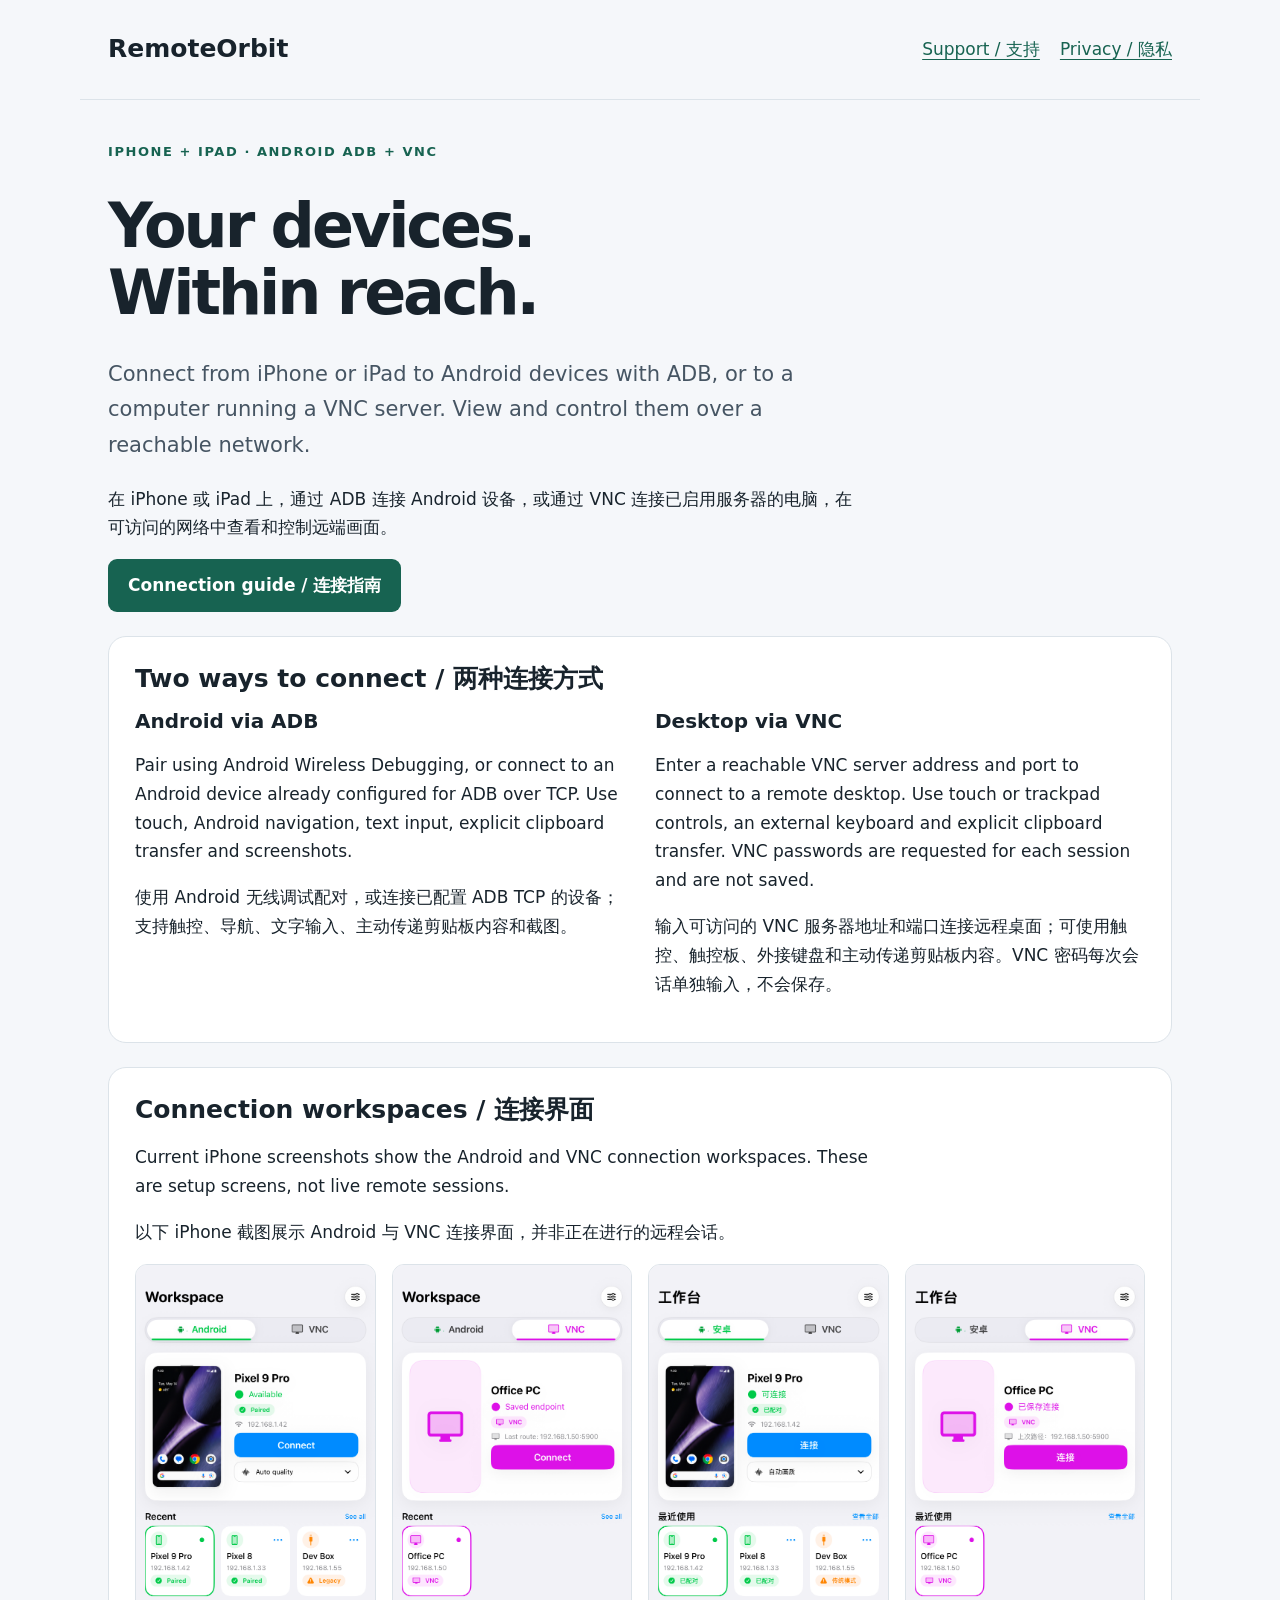
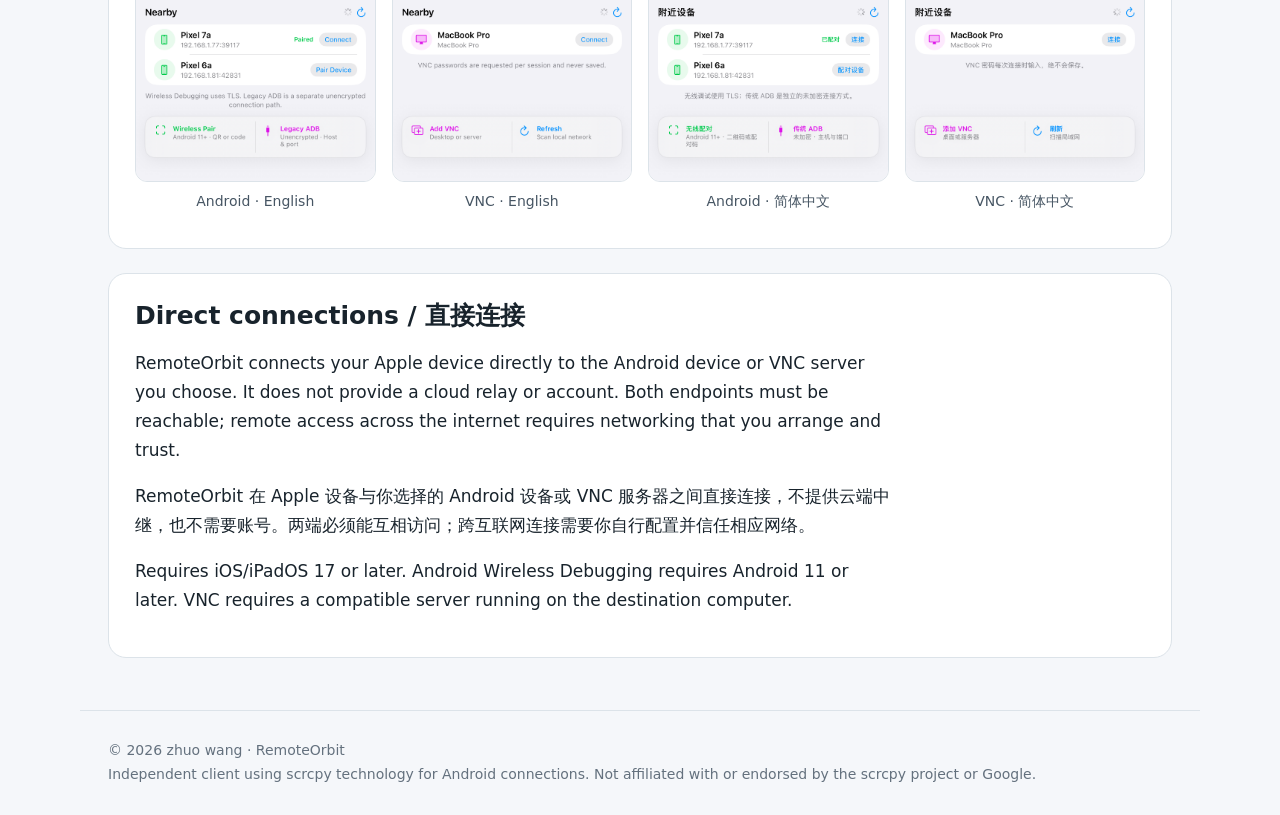
<file: index.html>
<!doctype html>
<html lang="en">
<head>
  <meta charset="utf-8"><meta name="viewport" content="width=device-width,initial-scale=1">
  <meta name="description" content="RemoteOrbit connects iPhone and iPad to Android devices with ADB and remote desktops with VNC. Explore screenshots, setup guides and privacy information.">
  <meta property="og:title" content="RemoteOrbit — ADB & VNC Remote Control">
  <meta property="og:description" content="Connect to Android and VNC desktops from iPhone or iPad.">
  <title>RemoteOrbit — ADB & VNC Remote Control</title><link rel="stylesheet" href="style.css">
</head>
<body>
<header><a class="brand" href="index.html">RemoteOrbit</a><nav aria-label="Main navigation"><a href="support.html">Support / 支持</a><a href="privacy.html">Privacy / 隐私</a></nav></header>
<main>
  <p class="eyebrow">IPHONE + IPAD · ANDROID ADB + VNC</p>
  <h1>Your devices.<br>Within reach.</h1>
  <p class="lead">Connect from iPhone or iPad to Android devices with ADB, or to a computer running a VNC server. View and control them over a reachable network.</p>
  <p lang="zh-Hans">在 iPhone 或 iPad 上，通过 ADB 连接 Android 设备，或通过 VNC 连接已启用服务器的电脑，在可访问的网络中查看和控制远端画面。</p>
  <p><a class="button" href="support.html">Connection guide / 连接指南</a></p>
  <section><h2>Two ways to connect / 两种连接方式</h2><div class="feature-grid">
    <div><h3>Android via ADB</h3><p>Pair using Android Wireless Debugging, or connect to an Android device already configured for ADB over TCP. Use touch, Android navigation, text input, explicit clipboard transfer and screenshots.</p><p lang="zh-Hans">使用 Android 无线调试配对，或连接已配置 ADB TCP 的设备；支持触控、导航、文字输入、主动传递剪贴板内容和截图。</p></div>
    <div><h3>Desktop via VNC</h3><p>Enter a reachable VNC server address and port to connect to a remote desktop. Use touch or trackpad controls, an external keyboard and explicit clipboard transfer. VNC passwords are requested for each session and are not saved.</p><p lang="zh-Hans">输入可访问的 VNC 服务器地址和端口连接远程桌面；可使用触控、触控板、外接键盘和主动传递剪贴板内容。VNC 密码每次会话单独输入，不会保存。</p></div>
  </div></section>
  <section><h2>Connection workspaces / 连接界面</h2><p>Current iPhone screenshots show the Android and VNC connection workspaces. These are setup screens, not live remote sessions.</p><p lang="zh-Hans">以下 iPhone 截图展示 Android 与 VNC 连接界面，并非正在进行的远程会话。</p><div class="shot-grid">
    <figure><img src="assets/screenshots/en-US-android-connect.png" alt="RemoteOrbit Android connection workspace in English" loading="lazy"><figcaption>Android · English</figcaption></figure>
    <figure><img src="assets/screenshots/en-US-vnc-workspace.png" alt="RemoteOrbit VNC connection workspace in English" loading="lazy"><figcaption>VNC · English</figcaption></figure>
    <figure><img src="assets/screenshots/zh-Hans-android-connect.png" alt="RemoteOrbit Android connection workspace in Simplified Chinese" loading="lazy"><figcaption>Android · 简体中文</figcaption></figure>
    <figure><img src="assets/screenshots/zh-Hans-vnc-workspace.png" alt="RemoteOrbit VNC connection workspace in Simplified Chinese" loading="lazy"><figcaption>VNC · 简体中文</figcaption></figure>
  </div></section>
  <section><h2>Direct connections / 直接连接</h2><p>RemoteOrbit connects your Apple device directly to the Android device or VNC server you choose. It does not provide a cloud relay or account. Both endpoints must be reachable; remote access across the internet requires networking that you arrange and trust.</p><p lang="zh-Hans">RemoteOrbit 在 Apple 设备与你选择的 Android 设备或 VNC 服务器之间直接连接，不提供云端中继，也不需要账号。两端必须能互相访问；跨互联网连接需要你自行配置并信任相应网络。</p><p>Requires iOS/iPadOS 17 or later. Android Wireless Debugging requires Android 11 or later. VNC requires a compatible server running on the destination computer.</p></section>
</main>
<footer>© 2026 zhuo wang · RemoteOrbit<br>Independent client using scrcpy technology for Android connections. Not affiliated with or endorsed by the scrcpy project or Google.</footer>
</body></html>
</file>
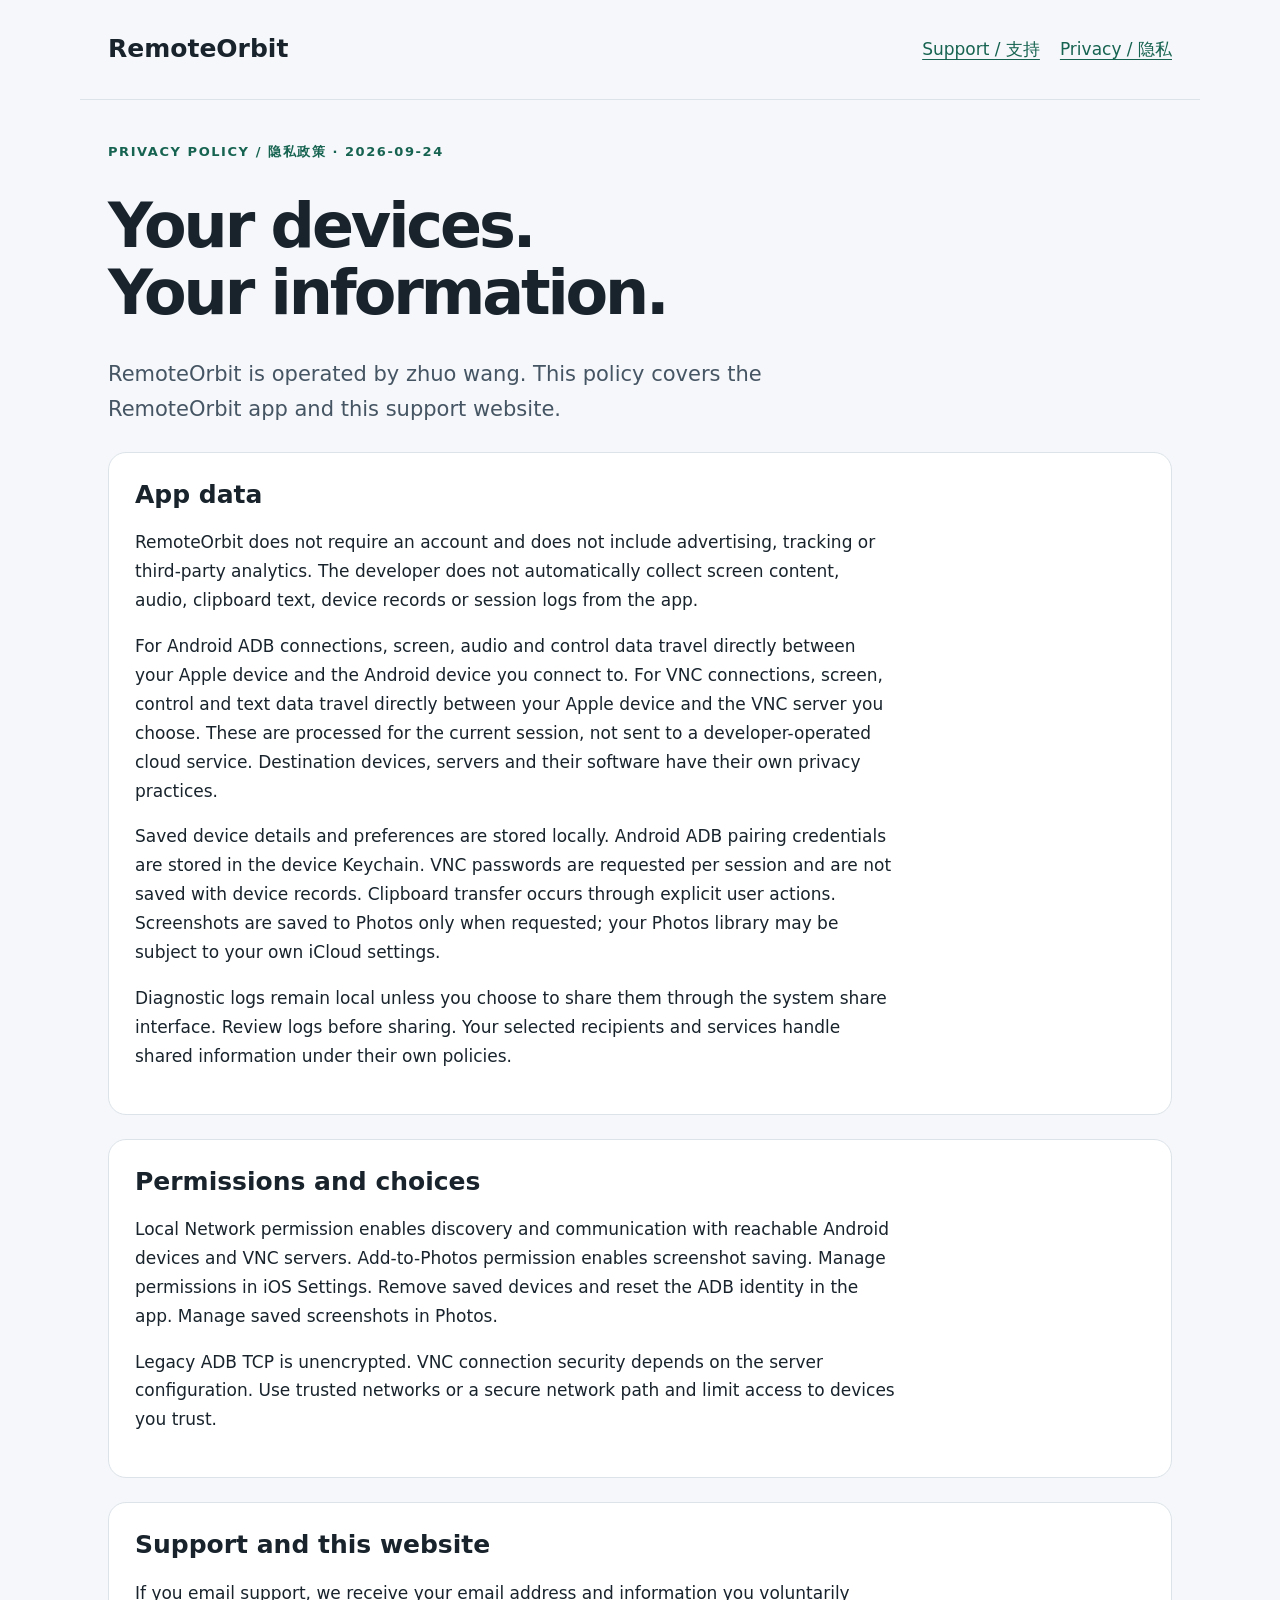
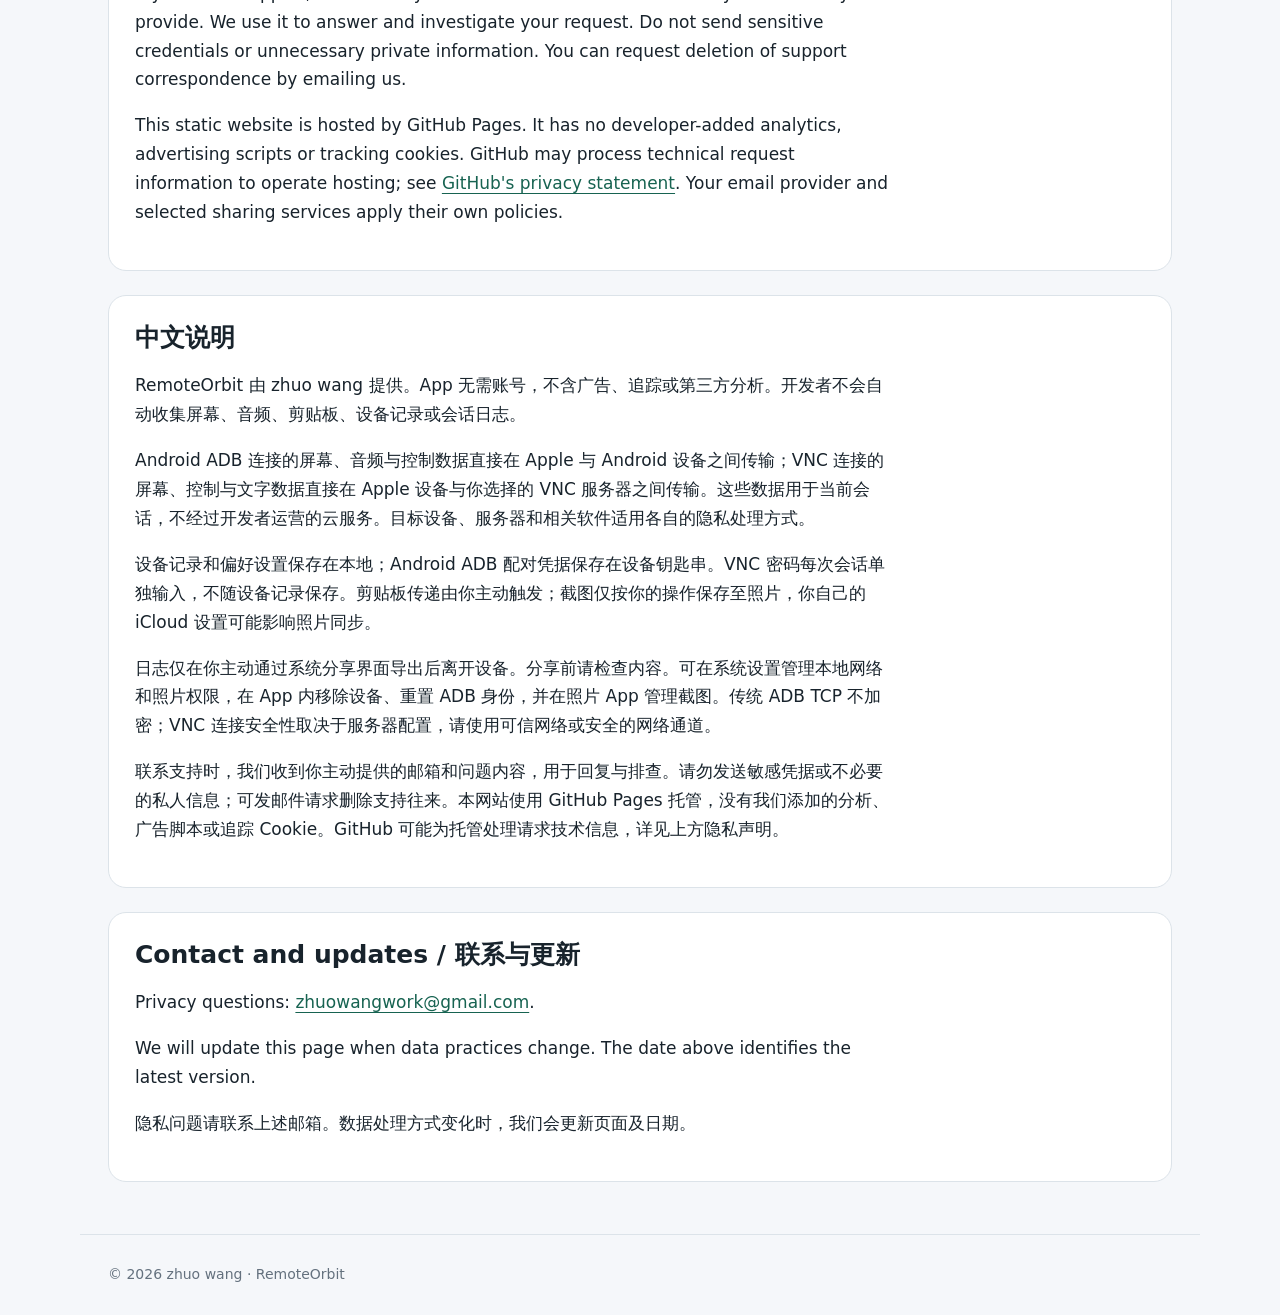
<file: privacy.html>
<!doctype html>
<html lang="en">
<head><meta charset="utf-8"><meta name="viewport" content="width=device-width,initial-scale=1"><meta name="description" content="RemoteOrbit privacy policy for Android ADB and VNC connections, local device records, session credentials, support email and this website."><title>RemoteOrbit Privacy Policy</title><link rel="stylesheet" href="style.css"></head>
<body>
<header><a class="brand" href="index.html">RemoteOrbit</a><nav aria-label="Main navigation"><a href="support.html">Support / 支持</a><a href="privacy.html">Privacy / 隐私</a></nav></header>
<main>
<p class="eyebrow">PRIVACY POLICY / 隐私政策 · 2026-09-24</p><h1>Your devices.<br>Your information.</h1><p class="lead">RemoteOrbit is operated by zhuo wang. This policy covers the RemoteOrbit app and this support website.</p>
<section><h2>App data</h2><p>RemoteOrbit does not require an account and does not include advertising, tracking or third-party analytics. The developer does not automatically collect screen content, audio, clipboard text, device records or session logs from the app.</p><p>For Android ADB connections, screen, audio and control data travel directly between your Apple device and the Android device you connect to. For VNC connections, screen, control and text data travel directly between your Apple device and the VNC server you choose. These are processed for the current session, not sent to a developer-operated cloud service. Destination devices, servers and their software have their own privacy practices.</p><p>Saved device details and preferences are stored locally. Android ADB pairing credentials are stored in the device Keychain. VNC passwords are requested per session and are not saved with device records. Clipboard transfer occurs through explicit user actions. Screenshots are saved to Photos only when requested; your Photos library may be subject to your own iCloud settings.</p><p>Diagnostic logs remain local unless you choose to share them through the system share interface. Review logs before sharing. Your selected recipients and services handle shared information under their own policies.</p></section>
<section><h2>Permissions and choices</h2><p>Local Network permission enables discovery and communication with reachable Android devices and VNC servers. Add-to-Photos permission enables screenshot saving. Manage permissions in iOS Settings. Remove saved devices and reset the ADB identity in the app. Manage saved screenshots in Photos.</p><p>Legacy ADB TCP is unencrypted. VNC connection security depends on the server configuration. Use trusted networks or a secure network path and limit access to devices you trust.</p></section>
<section><h2>Support and this website</h2><p>If you email support, we receive your email address and information you voluntarily provide. We use it to answer and investigate your request. Do not send sensitive credentials or unnecessary private information. You can request deletion of support correspondence by emailing us.</p><p>This static website is hosted by GitHub Pages. It has no developer-added analytics, advertising scripts or tracking cookies. GitHub may process technical request information to operate hosting; see <a href="https://docs.github.com/en/site-policy/privacy-policies/github-general-privacy-statement">GitHub's privacy statement</a>. Your email provider and selected sharing services apply their own policies.</p></section>
<section lang="zh-Hans"><h2>中文说明</h2><p>RemoteOrbit 由 zhuo wang 提供。App 无需账号，不含广告、追踪或第三方分析。开发者不会自动收集屏幕、音频、剪贴板、设备记录或会话日志。</p><p>Android ADB 连接的屏幕、音频与控制数据直接在 Apple 与 Android 设备之间传输；VNC 连接的屏幕、控制与文字数据直接在 Apple 设备与你选择的 VNC 服务器之间传输。这些数据用于当前会话，不经过开发者运营的云服务。目标设备、服务器和相关软件适用各自的隐私处理方式。</p><p>设备记录和偏好设置保存在本地；Android ADB 配对凭据保存在设备钥匙串。VNC 密码每次会话单独输入，不随设备记录保存。剪贴板传递由你主动触发；截图仅按你的操作保存至照片，你自己的 iCloud 设置可能影响照片同步。</p><p>日志仅在你主动通过系统分享界面导出后离开设备。分享前请检查内容。可在系统设置管理本地网络和照片权限，在 App 内移除设备、重置 ADB 身份，并在照片 App 管理截图。传统 ADB TCP 不加密；VNC 连接安全性取决于服务器配置，请使用可信网络或安全的网络通道。</p><p>联系支持时，我们收到你主动提供的邮箱和问题内容，用于回复与排查。请勿发送敏感凭据或不必要的私人信息；可发邮件请求删除支持往来。本网站使用 GitHub Pages 托管，没有我们添加的分析、广告脚本或追踪 Cookie。GitHub 可能为托管处理请求技术信息，详见上方隐私声明。</p></section>
<section><h2>Contact and updates / 联系与更新</h2><p>Privacy questions: <a href="mailto:zhuowangwork@gmail.com">zhuowangwork@gmail.com</a>.</p><p>We will update this page when data practices change. The date above identifies the latest version.</p><p lang="zh-Hans">隐私问题请联系上述邮箱。数据处理方式变化时，我们会更新页面及日期。</p></section>
</main><footer>© 2026 zhuo wang · RemoteOrbit</footer>
</body></html>
</file>
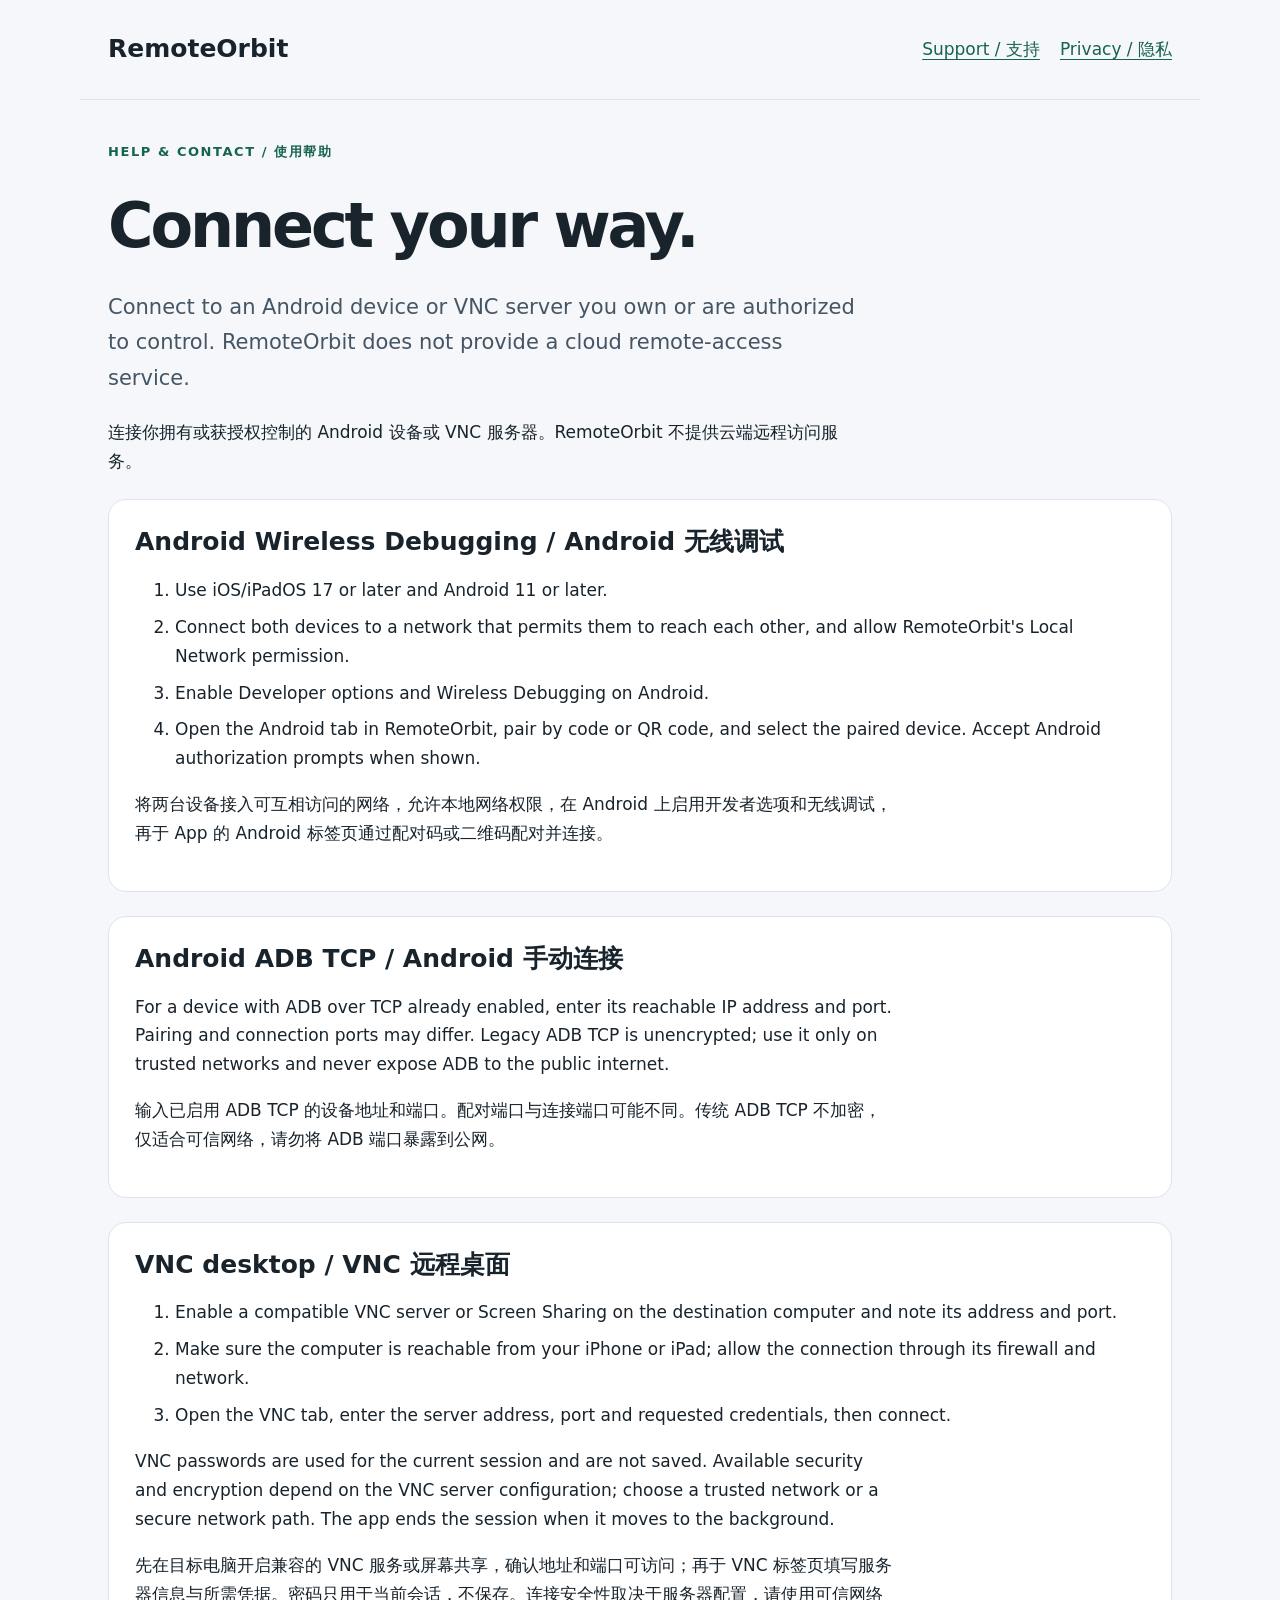
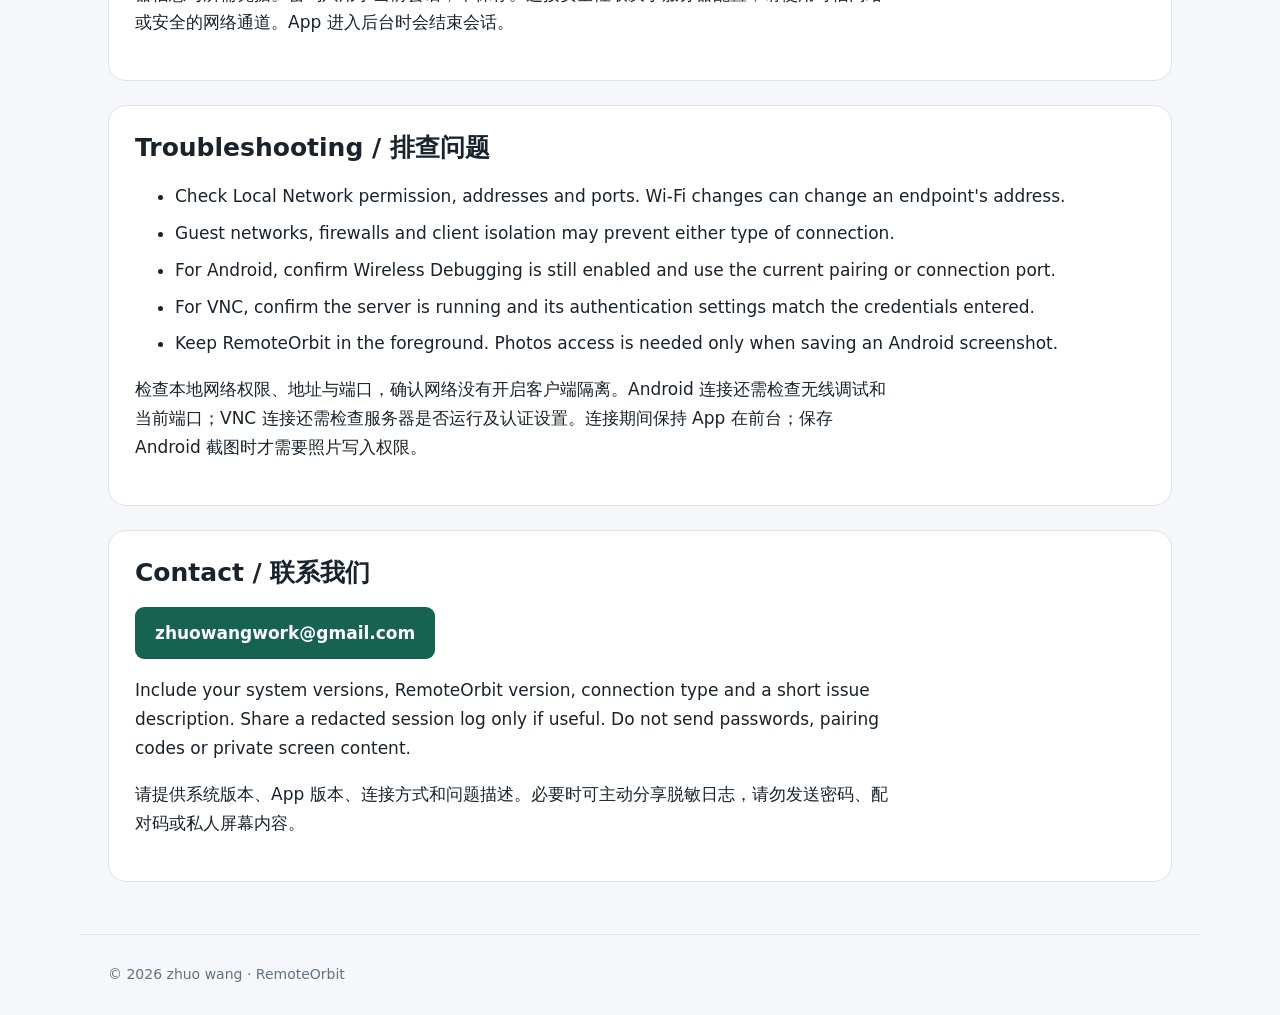
<file: support.html>
<!doctype html>
<html lang="en">
<head><meta charset="utf-8"><meta name="viewport" content="width=device-width,initial-scale=1"><meta name="description" content="RemoteOrbit support: connect Android with Wireless Debugging or ADB TCP, connect desktops with VNC, and troubleshoot network and permission issues."><title>RemoteOrbit Support — Android ADB & VNC</title><link rel="stylesheet" href="style.css"></head>
<body>
<header><a class="brand" href="index.html">RemoteOrbit</a><nav aria-label="Main navigation"><a href="support.html">Support / 支持</a><a href="privacy.html">Privacy / 隐私</a></nav></header>
<main>
<p class="eyebrow">HELP & CONTACT / 使用帮助</p><h1>Connect your way.</h1><p class="lead">Connect to an Android device or VNC server you own or are authorized to control. RemoteOrbit does not provide a cloud remote-access service.</p><p lang="zh-Hans">连接你拥有或获授权控制的 Android 设备或 VNC 服务器。RemoteOrbit 不提供云端远程访问服务。</p>
<section><h2>Android Wireless Debugging / Android 无线调试</h2><ol><li>Use iOS/iPadOS 17 or later and Android 11 or later.</li><li>Connect both devices to a network that permits them to reach each other, and allow RemoteOrbit's Local Network permission.</li><li>Enable Developer options and Wireless Debugging on Android.</li><li>Open the Android tab in RemoteOrbit, pair by code or QR code, and select the paired device. Accept Android authorization prompts when shown.</li></ol><p lang="zh-Hans">将两台设备接入可互相访问的网络，允许本地网络权限，在 Android 上启用开发者选项和无线调试，再于 App 的 Android 标签页通过配对码或二维码配对并连接。</p></section>
<section><h2>Android ADB TCP / Android 手动连接</h2><p>For a device with ADB over TCP already enabled, enter its reachable IP address and port. Pairing and connection ports may differ. Legacy ADB TCP is unencrypted; use it only on trusted networks and never expose ADB to the public internet.</p><p lang="zh-Hans">输入已启用 ADB TCP 的设备地址和端口。配对端口与连接端口可能不同。传统 ADB TCP 不加密，仅适合可信网络，请勿将 ADB 端口暴露到公网。</p></section>
<section><h2>VNC desktop / VNC 远程桌面</h2><ol><li>Enable a compatible VNC server or Screen Sharing on the destination computer and note its address and port.</li><li>Make sure the computer is reachable from your iPhone or iPad; allow the connection through its firewall and network.</li><li>Open the VNC tab, enter the server address, port and requested credentials, then connect.</li></ol><p>VNC passwords are used for the current session and are not saved. Available security and encryption depend on the VNC server configuration; choose a trusted network or a secure network path. The app ends the session when it moves to the background.</p><p lang="zh-Hans">先在目标电脑开启兼容的 VNC 服务或屏幕共享，确认地址和端口可访问；再于 VNC 标签页填写服务器信息与所需凭据。密码只用于当前会话，不保存。连接安全性取决于服务器配置，请使用可信网络或安全的网络通道。App 进入后台时会结束会话。</p></section>
<section><h2>Troubleshooting / 排查问题</h2><ul><li>Check Local Network permission, addresses and ports. Wi-Fi changes can change an endpoint's address.</li><li>Guest networks, firewalls and client isolation may prevent either type of connection.</li><li>For Android, confirm Wireless Debugging is still enabled and use the current pairing or connection port.</li><li>For VNC, confirm the server is running and its authentication settings match the credentials entered.</li><li>Keep RemoteOrbit in the foreground. Photos access is needed only when saving an Android screenshot.</li></ul><p lang="zh-Hans">检查本地网络权限、地址与端口，确认网络没有开启客户端隔离。Android 连接还需检查无线调试和当前端口；VNC 连接还需检查服务器是否运行及认证设置。连接期间保持 App 在前台；保存 Android 截图时才需要照片写入权限。</p></section>
<section><h2>Contact / 联系我们</h2><p><a class="button" href="mailto:zhuowangwork@gmail.com?subject=RemoteOrbit%20Support">zhuowangwork@gmail.com</a></p><p>Include your system versions, RemoteOrbit version, connection type and a short issue description. Share a redacted session log only if useful. Do not send passwords, pairing codes or private screen content.</p><p lang="zh-Hans">请提供系统版本、App 版本、连接方式和问题描述。必要时可主动分享脱敏日志，请勿发送密码、配对码或私人屏幕内容。</p></section>
</main><footer>© 2026 zhuo wang · RemoteOrbit</footer>
</body></html>
</file>
<file: style.css>
*{box-sizing:border-box}
body{margin:0;background:#f5f7fa;color:#18232c;font:17px/1.7 system-ui,-apple-system,sans-serif}
header,main,footer{max-width:1120px;margin:auto;padding:28px}
header{display:flex;justify-content:space-between;align-items:center;gap:20px;border-bottom:1px solid #dce3e9}
nav{display:flex;flex-wrap:wrap;gap:20px}
a{color:#176351;text-underline-offset:4px}
.brand{font-weight:800;font-size:25px;text-decoration:none;color:#18232c}
h1{font-size:clamp(34px,6vw,62px);line-height:1.08;letter-spacing:-.05em;margin:30px 0}
h2{font-size:25px;line-height:1.3;margin:0 0 12px}
h3{font-size:20px;line-height:1.3;margin:0 0 8px}
p{max-width:760px}
section{background:white;border:1px solid #dce3e9;border-radius:18px;padding:26px;margin:24px 0}
.eyebrow{color:#176351;font-size:13px;font-weight:700;letter-spacing:.12em}
.lead{font-size:21px;color:#465563}
.button{display:inline-block;border-radius:9px;background:#176351;color:white;padding:12px 20px;text-decoration:none;font-weight:600}
.feature-grid{display:grid;grid-template-columns:repeat(2,minmax(0,1fr));gap:30px}
.shot-grid{display:grid;grid-template-columns:repeat(4,minmax(0,1fr));gap:16px}
figure{margin:0;min-width:0}figure img{display:block;width:100%;height:auto;border:1px solid #dce3e9;border-radius:12px}figcaption{text-align:center;color:#465563;font-size:14px;padding:8px 0}
footer{font-size:14px;color:#64717e;border-top:1px solid #dce3e9}li{margin:8px 0}
@media(max-width:780px){.shot-grid{grid-template-columns:repeat(2,minmax(0,1fr))}}
@media(max-width:600px){header{align-items:flex-start;flex-direction:column}header,main,footer{padding:20px}section{padding:20px}.feature-grid{grid-template-columns:1fr}.shot-grid{gap:12px}}
</file>
